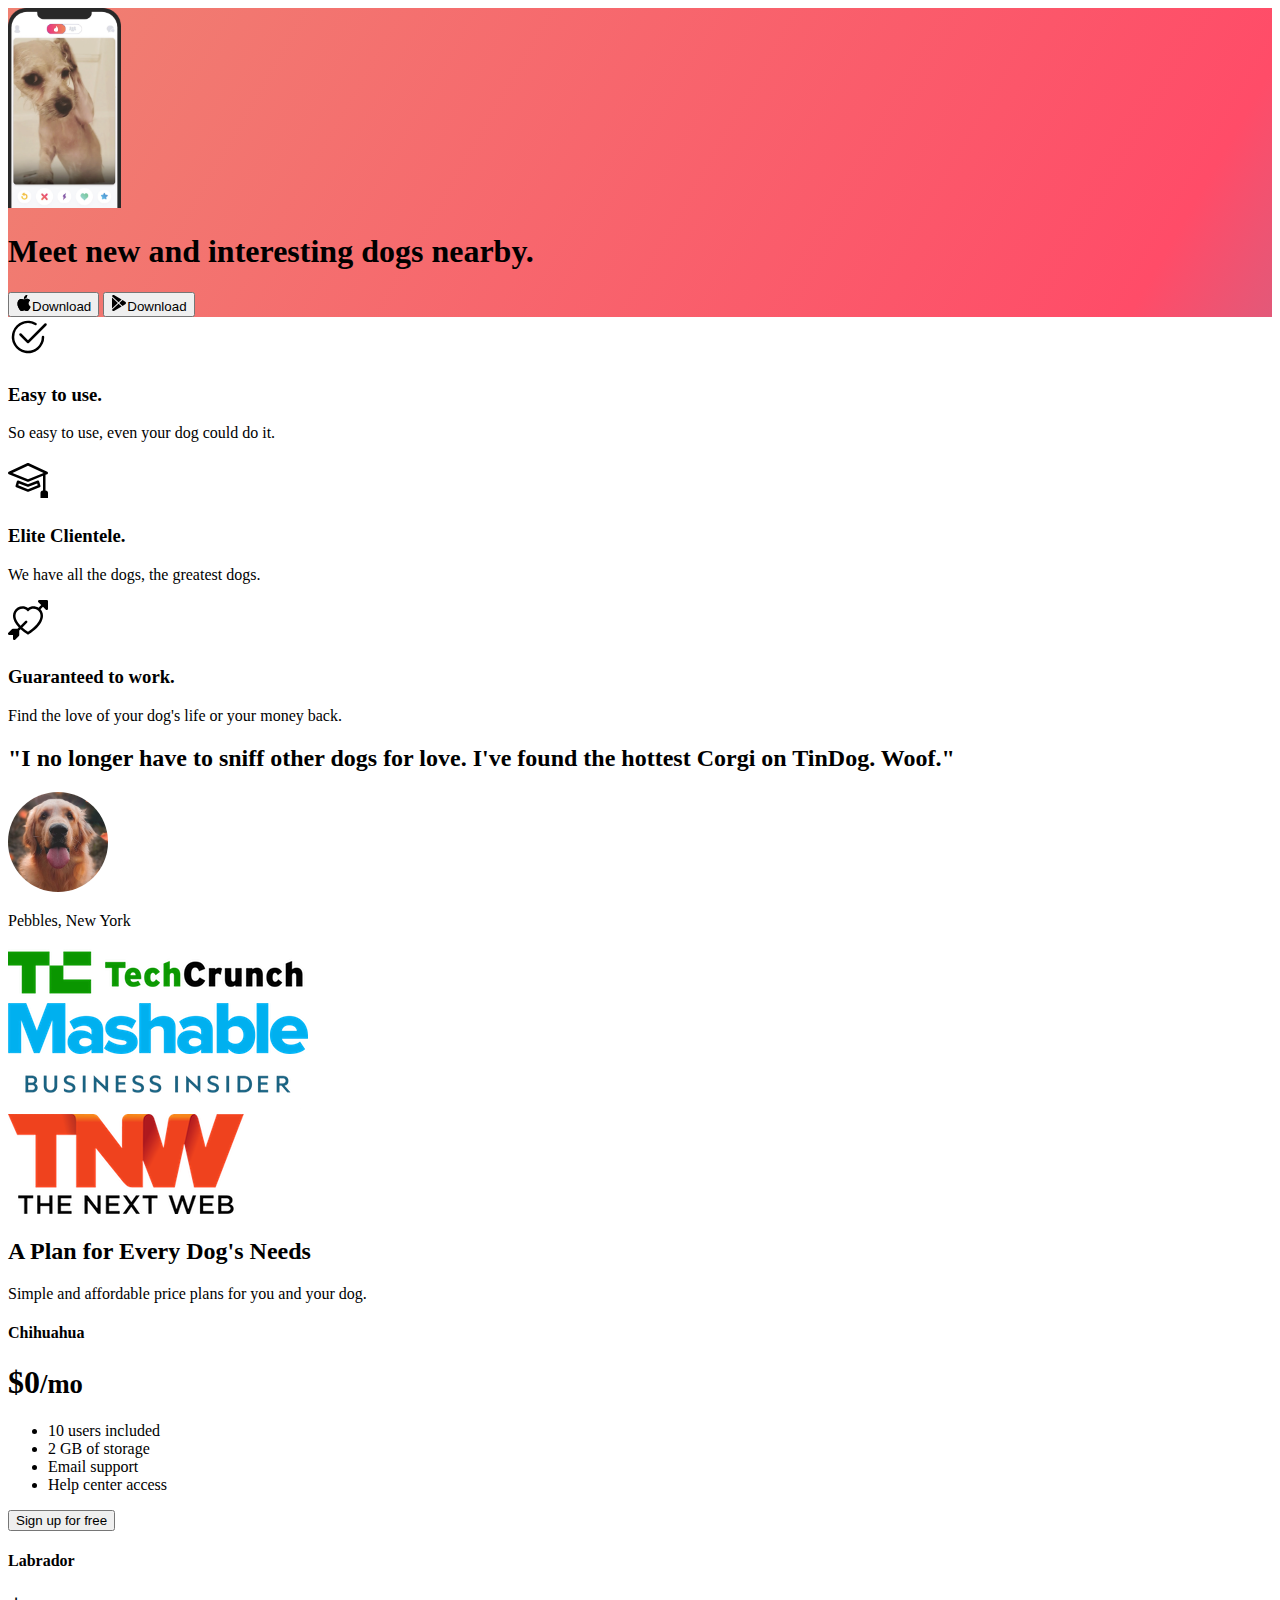
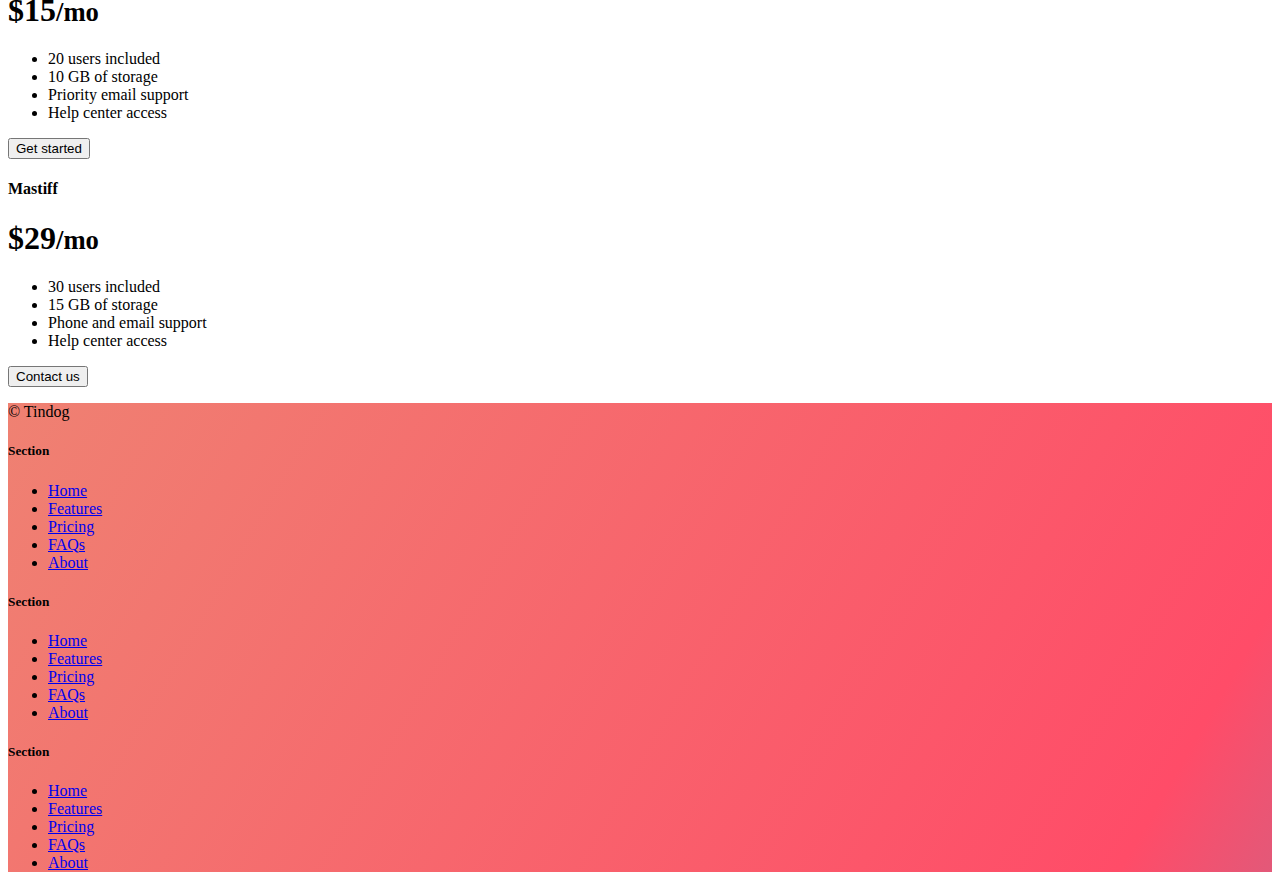
<file: index.html>
<!DOCTYPE html>
<html lang="en">

<head>
    <meta charset="UTF-8">
    <meta http-equiv="X-UA-Compatible" content="IE=edge">
    <meta name="viewport" content="width=device-width, initial-scale=1.0">
    <title>Tindog</title>
    <link href="https://cdn.jsdelivr.net/npm/bootstrap@5.3.0-alpha3/dist/css/bootstrap.min.css" rel="stylesheet"
        integrity="sha384-KK94CHFLLe+nY2dmCWGMq91rCGa5gtU4mk92HdvYe+M/SXH301p5ILy+dN9+nJOZ" crossorigin="anonymous">
    <link rel="stylesheet" href="./style.css">

</head>

<body>
    <!-- Title -->
    <section id="title" class="gradient-background">
        <div class="container col-xxl-8 px-4 pt-3">
            <div class="row flex-lg-row-reverse align-items-center g-5 pt-3">
                <div class="col-10 col-sm-8 col-lg-6">
                    <img src="./images/iphone.png" class="d-block mx-lg-auto img-fluid" alt="Bootstrap Themes"
                        height="200" loading="lazy">
                </div>
                <div class="col-lg-6">
                    <h1 class="display-5 fw-bold text-body-emphasis lh-1 mb-3">Meet new and interesting dogs nearby.
                    </h1>

                    <div class="d-grid gap-2 d-md-flex justify-content-md-start">
                        <button type="button" class="btn btn-light btn-lg px-4 me-md-2" fdprocessedid="fahg19"><svg
                                xmlns="http://www.w3.org/2000/svg" width="16" height="16" fill="currentColor"
                                class="bi bi-apple" viewBox="0 0 16 16">
                                <path
                                    d="M11.182.008C11.148-.03 9.923.023 8.857 1.18c-1.066 1.156-.902 2.482-.878 2.516.024.034 1.52.087 2.475-1.258.955-1.345.762-2.391.728-2.43Zm3.314 11.733c-.048-.096-2.325-1.234-2.113-3.422.212-2.189 1.675-2.789 1.698-2.854.023-.065-.597-.79-1.254-1.157a3.692 3.692 0 0 0-1.563-.434c-.108-.003-.483-.095-1.254.116-.508.139-1.653.589-1.968.607-.316.018-1.256-.522-2.267-.665-.647-.125-1.333.131-1.824.328-.49.196-1.422.754-2.074 2.237-.652 1.482-.311 3.83-.067 4.56.244.729.625 1.924 1.273 2.796.576.984 1.34 1.667 1.659 1.899.319.232 1.219.386 1.843.067.502-.308 1.408-.485 1.766-.472.357.013 1.061.154 1.782.539.571.197 1.111.115 1.652-.105.541-.221 1.324-1.059 2.238-2.758.347-.79.505-1.217.473-1.282Z" />
                                <path
                                    d="M11.182.008C11.148-.03 9.923.023 8.857 1.18c-1.066 1.156-.902 2.482-.878 2.516.024.034 1.52.087 2.475-1.258.955-1.345.762-2.391.728-2.43Zm3.314 11.733c-.048-.096-2.325-1.234-2.113-3.422.212-2.189 1.675-2.789 1.698-2.854.023-.065-.597-.79-1.254-1.157a3.692 3.692 0 0 0-1.563-.434c-.108-.003-.483-.095-1.254.116-.508.139-1.653.589-1.968.607-.316.018-1.256-.522-2.267-.665-.647-.125-1.333.131-1.824.328-.49.196-1.422.754-2.074 2.237-.652 1.482-.311 3.83-.067 4.56.244.729.625 1.924 1.273 2.796.576.984 1.34 1.667 1.659 1.899.319.232 1.219.386 1.843.067.502-.308 1.408-.485 1.766-.472.357.013 1.061.154 1.782.539.571.197 1.111.115 1.652-.105.541-.221 1.324-1.059 2.238-2.758.347-.79.505-1.217.473-1.282Z" />
                            </svg>Download</button>
                        <button type="button" class="btn btn-outline-light btn-lg px-4" fdprocessedid="9k3t4l"><svg
                                xmlns="http://www.w3.org/2000/svg" width="16" height="16" fill="currentColor"
                                class="bi bi-google-play" viewBox="0 0 16 16">
                                <path
                                    d="M14.222 9.374c1.037-.61 1.037-2.137 0-2.748L11.528 5.04 8.32 8l3.207 2.96 2.694-1.586Zm-3.595 2.116L7.583 8.68 1.03 14.73c.201 1.029 1.36 1.61 2.303 1.055l7.294-4.295ZM1 13.396V2.603L6.846 8 1 13.396ZM1.03 1.27l6.553 6.05 3.044-2.81L3.333.215C2.39-.341 1.231.24 1.03 1.27Z" />
                            </svg>Download</button>
                    </div>
                </div>
            </div>
        </div>
    </section>
    <!-- Features -->
    <section id="features">


        <div class="container mt-5">
            <div class="row g-4 py-5 row-cols-1 row-cols-lg-3">
                <div class="col d-flex align-items-start">
                    <div
                        class="icon-square text-body-emphasis bg-body-secondary d-inline-flex align-items-center justify-content-center fs-4 flex-shrink-0 me-3">
                        <svg xmlns="http://www.w3.org/2000/svg" height="40" fill="currentColor"
                            class="bi bi-check2-circle" viewBox="0 0 16 16">
                            <path
                                d="M2.5 8a5.5 5.5 0 0 1 8.25-4.764.5.5 0 0 0 .5-.866A6.5 6.5 0 1 0 14.5 8a.5.5 0 0 0-1 0 5.5 5.5 0 1 1-11 0z" />
                            <path
                                d="M15.354 3.354a.5.5 0 0 0-.708-.708L8 9.293 5.354 6.646a.5.5 0 1 0-.708.708l3 3a.5.5 0 0 0 .708 0l7-7z" />
                        </svg>
                    </div>
                    <div>
                        <h3 class="fs-2">Easy to use.</h3>
                        <p>So easy to use, even your dog could do it.</p>

                        </a>
                    </div>
                </div>
                <div class="col d-flex align-items-start">
                    <div
                        class="icon-square text-body-emphasis bg-body-secondary d-inline-flex align-items-center justify-content-center fs-4 flex-shrink-0 me-3">
                        <svg xmlns="http://www.w3.org/2000/svg" height="40" fill="currentColor"
                            class="bi bi-mortarboard" viewBox="0 0 16 16">
                            <path
                                d="M8.211 2.047a.5.5 0 0 0-.422 0l-7.5 3.5a.5.5 0 0 0 .025.917l7.5 3a.5.5 0 0 0 .372 0L14 7.14V13a1 1 0 0 0-1 1v2h3v-2a1 1 0 0 0-1-1V6.739l.686-.275a.5.5 0 0 0 .025-.917l-7.5-3.5ZM8 8.46 1.758 5.965 8 3.052l6.242 2.913L8 8.46Z" />
                            <path
                                d="M4.176 9.032a.5.5 0 0 0-.656.327l-.5 1.7a.5.5 0 0 0 .294.605l4.5 1.8a.5.5 0 0 0 .372 0l4.5-1.8a.5.5 0 0 0 .294-.605l-.5-1.7a.5.5 0 0 0-.656-.327L8 10.466 4.176 9.032Zm-.068 1.873.22-.748 3.496 1.311a.5.5 0 0 0 .352 0l3.496-1.311.22.748L8 12.46l-3.892-1.556Z" />
                        </svg>
                    </div>
                    <div>
                        <h3 class="fs-2">Elite Clientele.</h3>
                        <p>We have all the dogs, the greatest dogs.</p>

                    </div>
                </div>
                <div class="col d-flex align-items-start">
                    <div
                        class="icon-square text-body-emphasis bg-body-secondary d-inline-flex align-items-center justify-content-center fs-4 flex-shrink-0 me-3">
                        <svg xmlns="http://www.w3.org/2000/svg" height="40" fill="currentColor"
                            class="bi bi-arrow-through-heart" viewBox="0 0 16 16">
                            <path fill-rule="evenodd"
                                d="M2.854 15.854A.5.5 0 0 1 2 15.5V14H.5a.5.5 0 0 1-.354-.854l1.5-1.5A.5.5 0 0 1 2 11.5h1.793l.53-.53c-.771-.802-1.328-1.58-1.704-2.32-.798-1.575-.775-2.996-.213-4.092C3.426 2.565 6.18 1.809 8 3.233c1.25-.98 2.944-.928 4.212-.152L13.292 2 12.147.854A.5.5 0 0 1 12.5 0h3a.5.5 0 0 1 .5.5v3a.5.5 0 0 1-.854.354L14 2.707l-1.006 1.006c.236.248.44.531.6.845.562 1.096.585 2.517-.213 4.092-.793 1.563-2.395 3.288-5.105 5.08L8 13.912l-.276-.182a21.86 21.86 0 0 1-2.685-2.062l-.539.54V14a.5.5 0 0 1-.146.354l-1.5 1.5Zm2.893-4.894A20.419 20.419 0 0 0 8 12.71c2.456-1.666 3.827-3.207 4.489-4.512.679-1.34.607-2.42.215-3.185-.817-1.595-3.087-2.054-4.346-.761L8 4.62l-.358-.368c-1.259-1.293-3.53-.834-4.346.761-.392.766-.464 1.845.215 3.185.323.636.815 1.33 1.519 2.065l1.866-1.867a.5.5 0 1 1 .708.708L5.747 10.96Z" />
                        </svg>
                    </div>
                    <div>
                        <h3 class="fs-2">Guaranteed to work.</h3>
                        <p>Find the love of your dog's life or your money back.
                        </p>

                    </div>
                </div>
            </div>
        </div>

    </section>
    <!-- Testimonial -->
    <section id="testimonial">
        <div class="my-5">
            <div class="p-3 text-center bg-body-tertiary">
                <div class="container pt-3 pb-2">
                    <h2 class="text-body-emphasis">"I no longer have to sniff other dogs for love. I've found the
                        hottest Corgi on TinDog. Woof."</h2>
                    <img src="./images/dog-img.jpg" alt="" class="profile-img mt-5 mb-">
                    <p class="col-lg-8 mx-auto lead ">Pebbles, New York</p>
                </div>
                <div class="container">
                    <div class="row">
                        <div class="col-lg-3 col-sm-12" height="30"><img src="./images/techcrunch.png" alt=""></div>
                        <div class="col-lg-3 col-sm-12" height="30"><img src="./images/mashable.png" alt=""></div>
                        <div class="col-lg-3 col-sm-12" height="30"><img src="./images/bizinsider.png" alt=""></div>
                        <div class="col-lg-3 col-sm-12"height="30" ><img src="./images/tnw.png" alt=""></div>
                    </div>
              
            </div>
            

        </div>
    </section>
    <!-- Pricing -->
    <section id="pricing">
        <div class="pricing-header p-3 pb-md-4 mx-auto text-center mb-4">
            <h2 class="display-4 fw-normal">A Plan for Every Dog's Needs</h2>
            <p class="fs-5 text-body-secondary">Simple and affordable price plans for you and your dog.</p>
        </div>
        </header>

        <main>
            <div class="container">
            <div class="row row-cols-1 row-cols-md-3 mb-3 text-center">
                <div class="col">
                    <div class="card mb-4 rounded-3 shadow-sm">
                        <div class="card-header py-3">
                            <h4 class="my-0 fw-normal">Chihuahua</h4>
                        </div>
                        <div class="card-body">
                            <h1 class="card-title pricing-card-title">$0<small
                                    class="text-body-secondary fw-light">/mo</small></h1>
                            <ul class="list-unstyled mt-3 mb-4">
                                <li>10 users included</li>
                                <li>2 GB of storage</li>
                                <li>Email support</li>
                                <li>Help center access</li>
                            </ul>
                            <button type="button" class="w-100 btn btn-lg btn-outline-dark">Sign up for free</button>
                        </div>
                    </div>
                </div>
                <div class="col">
                    <div class="card mb-4 rounded-3 shadow-sm">
                        <div class="card-header py-3">
                            <h4 class="my-0 fw-normal">Labrador</h4>
                        </div>
                        <div class="card-body">
                            <h1 class="card-title pricing-card-title">$15<small
                                    class="text-body-secondary fw-light">/mo</small></h1>
                            <ul class="list-unstyled mt-3 mb-4">
                                <li>20 users included</li>
                                <li>10 GB of storage</li>
                                <li>Priority email support</li>
                                <li>Help center access</li>
                            </ul>
                            <button type="button" class="w-100 btn btn-lg btn-secondary btn-dark">Get started</button>
                        </div>
                    </div>
                </div>
                <div class="col">
                    <div class="card mb-4 rounded-3 shadow-sm border-primary border-dark" >
                        <div class="card-header py-3 text-bg-primary bg-dark border-primary border-dark " >
                            <h4 class="my-0 fw-normal" >Mastiff</h4>
                        </div>
                        <div class="card-body">
                            <h1 class="card-title pricing-card-title">$29<small
                                    class="text-body-secondary fw-light">/mo</small></h1>
                            <ul class="list-unstyled mt-3 mb-4">
                                <li>30 users included</li>
                                <li>15 GB of storage</li>
                                <li>Phone and email support</li>
                                <li>Help center access</li>
                            </ul>
                            <button type="button" class="w-100 btn btn-lg btn-primary btn-dark">Contact us</button>
                        </div>
                    </div>
                </div>
            </div>
         </div>

        </main>

    </section>
    <!-- Footer -->
    <section id="footer" class="gradient-background">
        
        <div class="container">
            <footer class="row row-cols-1 row-cols-sm-2 row-cols-md-5 py-5 mt-5 ">
              <div class="col mb-3">
                
                <p class="text-body-secondary">© Tindog</p>
              </div>
          
              <div class="col mb-3">
          
              </div>
          
              <div class="col mb-3">
                <h5>Section</h5>
                <ul class="nav flex-column">
                  <li class="nav-item mb-2"><a href="#" class="nav-link p-0 text-body-secondary">Home</a></li>
                  <li class="nav-item mb-2"><a href="#" class="nav-link p-0 text-body-secondary">Features</a></li>
                  <li class="nav-item mb-2"><a href="#" class="nav-link p-0 text-body-secondary">Pricing</a></li>
                  <li class="nav-item mb-2"><a href="#" class="nav-link p-0 text-body-secondary">FAQs</a></li>
                  <li class="nav-item mb-2"><a href="#" class="nav-link p-0 text-body-secondary">About</a></li>
                </ul>
              </div>
          
              <div class="col mb-3">
                <h5>Section</h5>
                <ul class="nav flex-column">
                  <li class="nav-item mb-2"><a href="#" class="nav-link p-0 text-body-secondary">Home</a></li>
                  <li class="nav-item mb-2"><a href="#" class="nav-link p-0 text-body-secondary">Features</a></li>
                  <li class="nav-item mb-2"><a href="#" class="nav-link p-0 text-body-secondary">Pricing</a></li>
                  <li class="nav-item mb-2"><a href="#" class="nav-link p-0 text-body-secondary">FAQs</a></li>
                  <li class="nav-item mb-2"><a href="#" class="nav-link p-0 text-body-secondary">About</a></li>
                </ul>
              </div>
          
              <div class="col mb-3">
                <h5>Section</h5>
                <ul class="nav flex-column">
                  <li class="nav-item mb-2"><a href="#" class="nav-link p-0 text-body-secondary">Home</a></li>
                  <li class="nav-item mb-2"><a href="#" class="nav-link p-0 text-body-secondary">Features</a></li>
                  <li class="nav-item mb-2"><a href="#" class="nav-link p-0 text-body-secondary">Pricing</a></li>
                  <li class="nav-item mb-2"><a href="#" class="nav-link p-0 text-body-secondary">FAQs</a></li>
                  <li class="nav-item mb-2"><a href="#" class="nav-link p-0 text-body-secondary">About</a></li>
                </ul>
              </div>
            </footer>
          </div>
    </section>
</body>

</html>
</file>
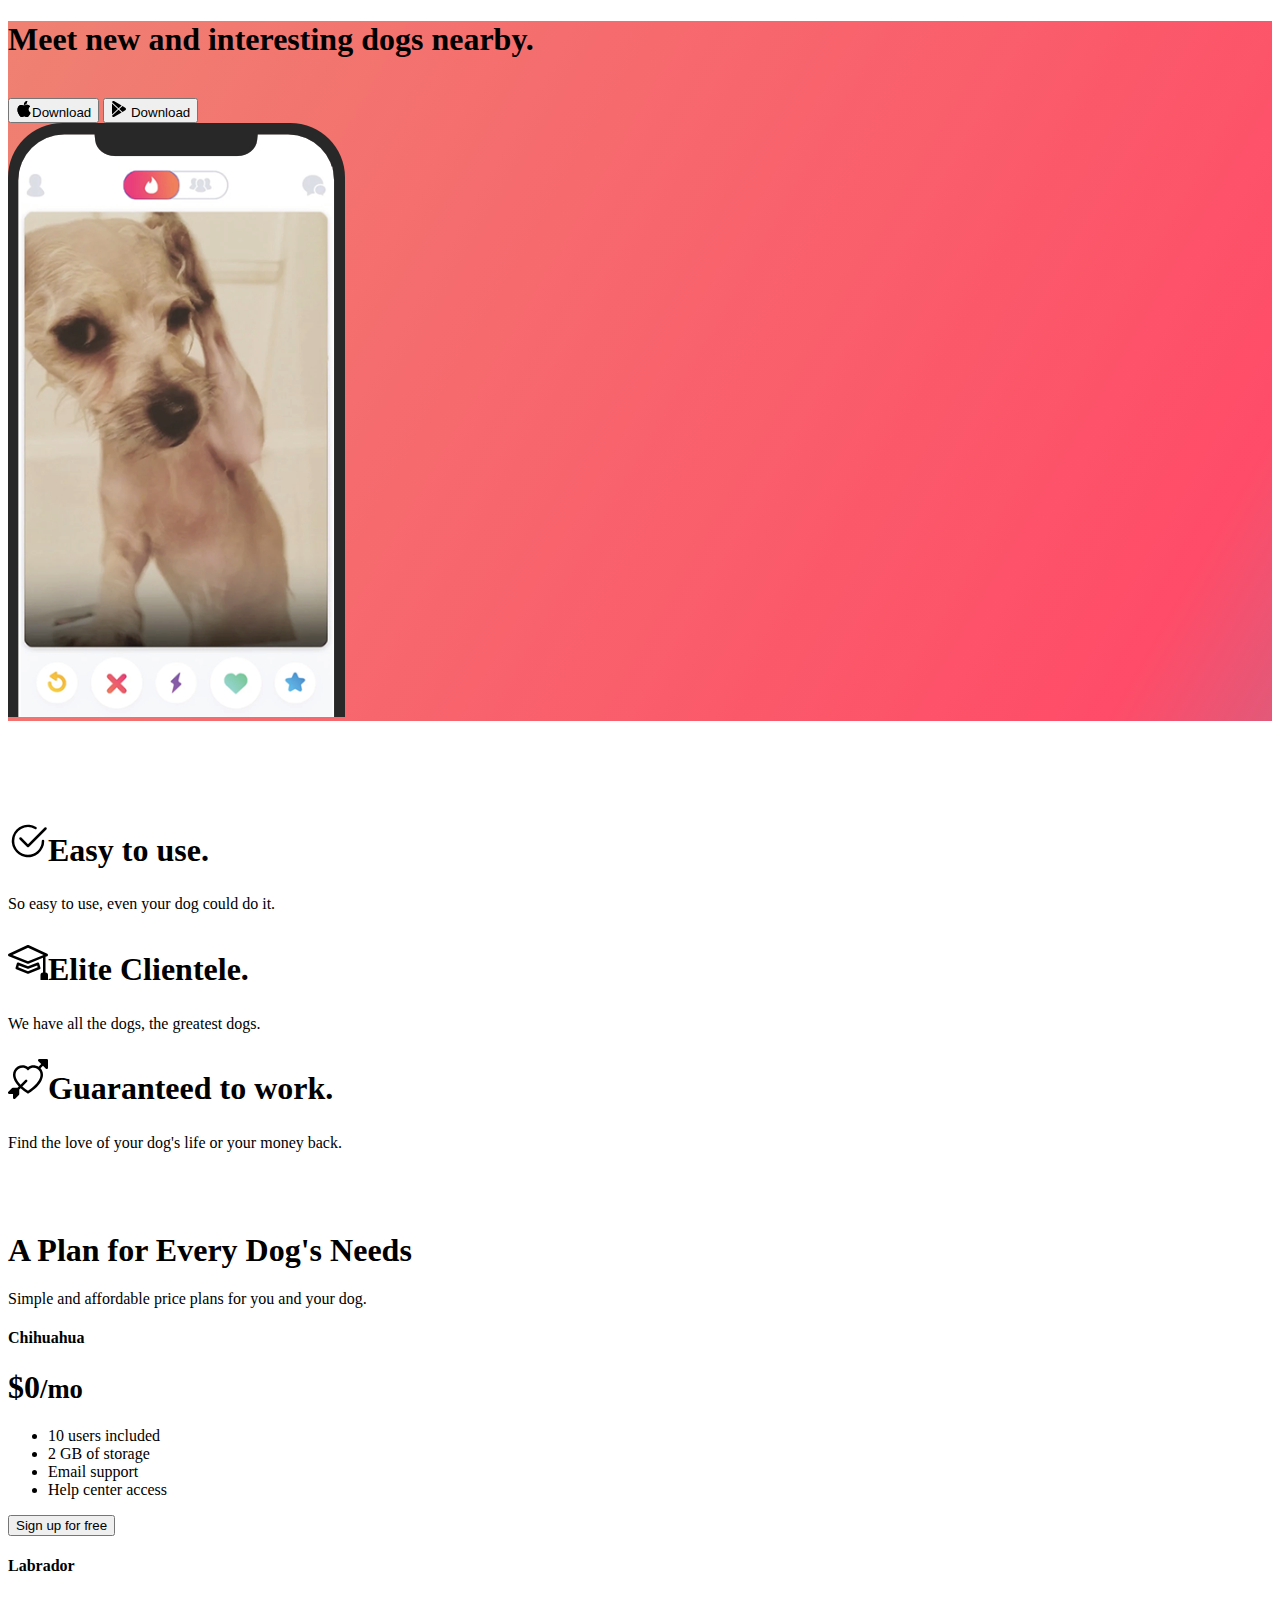
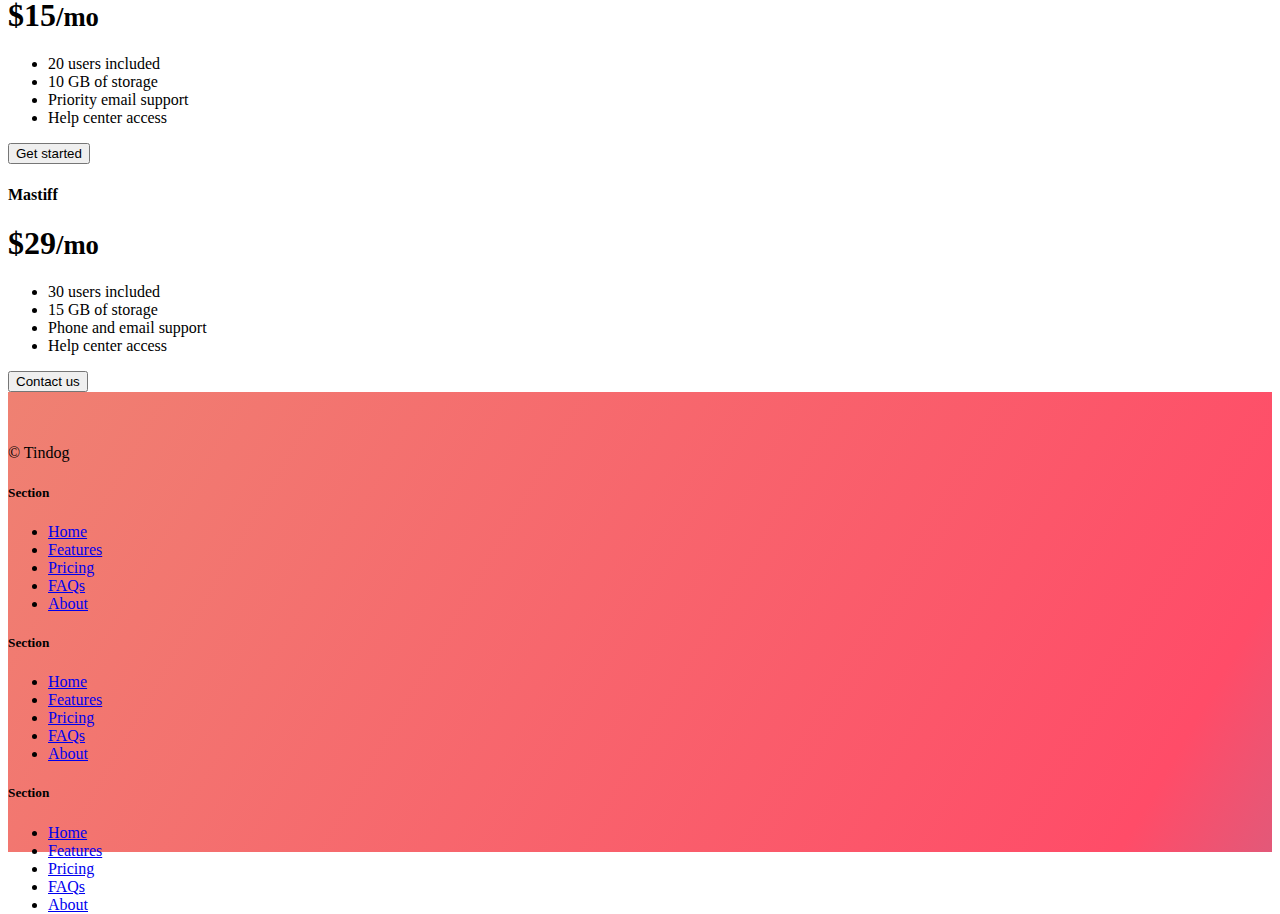
<file: index1.html>
<!DOCTYPE html>
<html lang="en">

<head>
    <meta charset="UTF-8">
    <meta http-equiv="X-UA-Compatible" content="IE=edge">
    <meta name="viewport" content="width=device-width, initial-scale=1.0">
    <title>Tindog</title>
    <link href="https://cdn.jsdelivr.net/npm/bootstrap@5.3.0-alpha3/dist/css/bootstrap.min.css" rel="stylesheet"
        integrity="sha384-KK94CHFLLe+nY2dmCWGMq91rCGa5gtU4mk92HdvYe+M/SXH301p5ILy+dN9+nJOZ" crossorigin="anonymous">
    <link rel="stylesheet" href="./style1.css">

</head>

<body>
    <!-- Title -->
    <section id="title" class="gradient-background">

        <div class="container">
            <div class="row">
                <div class="col">
                    <h1>Meet new and interesting dogs nearby.</h1>
                    <br>
                    <button type="button" class="btn btn-light "><svg xmlns="http://www.w3.org/2000/svg" width="16"
                            height="16" fill="currentColor" class="bi bi-apple" viewBox="0 0 16 16">
                            <path
                                d="M11.182.008C11.148-.03 9.923.023 8.857 1.18c-1.066 1.156-.902 2.482-.878 2.516.024.034 1.52.087 2.475-1.258.955-1.345.762-2.391.728-2.43Zm3.314 11.733c-.048-.096-2.325-1.234-2.113-3.422.212-2.189 1.675-2.789 1.698-2.854.023-.065-.597-.79-1.254-1.157a3.692 3.692 0 0 0-1.563-.434c-.108-.003-.483-.095-1.254.116-.508.139-1.653.589-1.968.607-.316.018-1.256-.522-2.267-.665-.647-.125-1.333.131-1.824.328-.49.196-1.422.754-2.074 2.237-.652 1.482-.311 3.83-.067 4.56.244.729.625 1.924 1.273 2.796.576.984 1.34 1.667 1.659 1.899.319.232 1.219.386 1.843.067.502-.308 1.408-.485 1.766-.472.357.013 1.061.154 1.782.539.571.197 1.111.115 1.652-.105.541-.221 1.324-1.059 2.238-2.758.347-.79.505-1.217.473-1.282Z" />
                            <path
                                d="M11.182.008C11.148-.03 9.923.023 8.857 1.18c-1.066 1.156-.902 2.482-.878 2.516.024.034 1.52.087 2.475-1.258.955-1.345.762-2.391.728-2.43Zm3.314 11.733c-.048-.096-2.325-1.234-2.113-3.422.212-2.189 1.675-2.789 1.698-2.854.023-.065-.597-.79-1.254-1.157a3.692 3.692 0 0 0-1.563-.434c-.108-.003-.483-.095-1.254.116-.508.139-1.653.589-1.968.607-.316.018-1.256-.522-2.267-.665-.647-.125-1.333.131-1.824.328-.49.196-1.422.754-2.074 2.237-.652 1.482-.311 3.83-.067 4.56.244.729.625 1.924 1.273 2.796.576.984 1.34 1.667 1.659 1.899.319.232 1.219.386 1.843.067.502-.308 1.408-.485 1.766-.472.357.013 1.061.154 1.782.539.571.197 1.111.115 1.652-.105.541-.221 1.324-1.059 2.238-2.758.347-.79.505-1.217.473-1.282Z" />
                        </svg>Download</button>
                    <button type="button" class="btn btn-outline-light"><svg xmlns="http://www.w3.org/2000/svg"
                            width="16" height="16" fill="currentColor" class="bi bi-google-play" viewBox="0 0 16 16">
                            <path
                                d="M14.222 9.374c1.037-.61 1.037-2.137 0-2.748L11.528 5.04 8.32 8l3.207 2.96 2.694-1.586Zm-3.595 2.116L7.583 8.68 1.03 14.73c.201 1.029 1.36 1.61 2.303 1.055l7.294-4.295ZM1 13.396V2.603L6.846 8 1 13.396ZM1.03 1.27l6.553 6.05 3.044-2.81L3.333.215C2.39-.341 1.231.24 1.03 1.27Z" />
                        </svg>
                        Download</button>
                </div>
                <div class="col">
                    <img src="./images/iphone.png" alt="">
                </div>
            </div>
        </div>
    </section>
    <!-- Features -->
    <section id="features">

        <div class="container">
            <div class="row">
                <div class="col">
                    <h2><svg xmlns="http://www.w3.org/2000/svg" height="40" fill="currentColor"
                            class="bi bi-check2-circle" viewBox="0 0 16 16">
                            <path
                                d="M2.5 8a5.5 5.5 0 0 1 8.25-4.764.5.5 0 0 0 .5-.866A6.5 6.5 0 1 0 14.5 8a.5.5 0 0 0-1 0 5.5 5.5 0 1 1-11 0z" />
                            <path
                                d="M15.354 3.354a.5.5 0 0 0-.708-.708L8 9.293 5.354 6.646a.5.5 0 1 0-.708.708l3 3a.5.5 0 0 0 .708 0l7-7z" />
                        </svg>Easy to use.</h2>
                    <p>So easy to use, even your dog could do it.</p>
                </div>
                <div class="col">
                    <h2><svg xmlns="http://www.w3.org/2000/svg" height="40" fill="currentColor"
                            class="bi bi-mortarboard" viewBox="0 0 16 16">
                            <path
                                d="M8.211 2.047a.5.5 0 0 0-.422 0l-7.5 3.5a.5.5 0 0 0 .025.917l7.5 3a.5.5 0 0 0 .372 0L14 7.14V13a1 1 0 0 0-1 1v2h3v-2a1 1 0 0 0-1-1V6.739l.686-.275a.5.5 0 0 0 .025-.917l-7.5-3.5ZM8 8.46 1.758 5.965 8 3.052l6.242 2.913L8 8.46Z" />
                            <path
                                d="M4.176 9.032a.5.5 0 0 0-.656.327l-.5 1.7a.5.5 0 0 0 .294.605l4.5 1.8a.5.5 0 0 0 .372 0l4.5-1.8a.5.5 0 0 0 .294-.605l-.5-1.7a.5.5 0 0 0-.656-.327L8 10.466 4.176 9.032Zm-.068 1.873.22-.748 3.496 1.311a.5.5 0 0 0 .352 0l3.496-1.311.22.748L8 12.46l-3.892-1.556Z" />
                        </svg>Elite Clientele.</h2>
                    <p>We have all the dogs, the greatest dogs.</p>
                </div>
                <div class="col">
                    <h2><svg xmlns="http://www.w3.org/2000/svg" height="40" fill="currentColor"
                            class="bi bi-arrow-through-heart" viewBox="0 0 16 16">
                            <path fill-rule="evenodd"
                                d="M2.854 15.854A.5.5 0 0 1 2 15.5V14H.5a.5.5 0 0 1-.354-.854l1.5-1.5A.5.5 0 0 1 2 11.5h1.793l.53-.53c-.771-.802-1.328-1.58-1.704-2.32-.798-1.575-.775-2.996-.213-4.092C3.426 2.565 6.18 1.809 8 3.233c1.25-.98 2.944-.928 4.212-.152L13.292 2 12.147.854A.5.5 0 0 1 12.5 0h3a.5.5 0 0 1 .5.5v3a.5.5 0 0 1-.854.354L14 2.707l-1.006 1.006c.236.248.44.531.6.845.562 1.096.585 2.517-.213 4.092-.793 1.563-2.395 3.288-5.105 5.08L8 13.912l-.276-.182a21.86 21.86 0 0 1-2.685-2.062l-.539.54V14a.5.5 0 0 1-.146.354l-1.5 1.5Zm2.893-4.894A20.419 20.419 0 0 0 8 12.71c2.456-1.666 3.827-3.207 4.489-4.512.679-1.34.607-2.42.215-3.185-.817-1.595-3.087-2.054-4.346-.761L8 4.62l-.358-.368c-1.259-1.293-3.53-.834-4.346.761-.392.766-.464 1.845.215 3.185.323.636.815 1.33 1.519 2.065l1.866-1.867a.5.5 0 1 1 .708.708L5.747 10.96Z" />
                        </svg>Guaranteed to work.</h2>
                    <p>Find the love of your dog's life or your money back.</p>
                </div>
            </div>

        </div>
    </section>
    <!-- Testimonial -->
    <section id="testimonial">

    </section>

    <!-- Pricing -->
    <section id="pricing">

        <div class="pricing-header p-3 pb-md-4 mx-auto text-center">
            <h1 class="display-4 fw-normal">A Plan for Every Dog's Needs</h1>
            <p class="fs-5 text-body-secondary">Simple and affordable price plans for you and your dog.</p>
        </div>
        </header>

        <main>
            <div class="container">
            <div class="row row-cols-1 row-cols-md-3 mb-3 text-center">
                <div class="col">
                    <div class="card mb-4 rounded-3 shadow-sm">
                        <div class="card-header py-3">
                            <h4 class="my-0 fw-normal">Chihuahua</h4>
                        </div>
                        <div class="card-body">
                            <h1 class="card-title pricing-card-title">$0<small
                                    class="text-body-secondary fw-light">/mo</small></h1>
                            <ul class="list-unstyled mt-3 mb-4">
                                <li>10 users included</li>
                                <li>2 GB of storage</li>
                                <li>Email support</li>
                                <li>Help center access</li>
                            </ul>
                            <button type="button" class="w-100 btn btn-lg btn-outline-dark">Sign up for free</button>
                        </div>
                    </div>
                </div>
                <div class="col">
                    <div class="card mb-4 rounded-3 shadow-sm">
                        <div class="card-header py-3">
                            <h4 class="my-0 fw-normal">Labrador</h4>
                        </div>
                        <div class="card-body">
                            <h1 class="card-title pricing-card-title">$15<small
                                    class="text-body-secondary fw-light">/mo</small></h1>
                            <ul class="list-unstyled mt-3 mb-4">
                                <li>20 users included</li>
                                <li>10 GB of storage</li>
                                <li>Priority email support</li>
                                <li>Help center access</li>
                            </ul>
                            <button type="button" class="w-100 btn btn-lg btn-secondary btn-dark">Get started</button>
                        </div>
                    </div>
                </div>
                <div class="col">
                    <div class="card mb-4 rounded-3 shadow-sm border-primary border-dark" >
                        <div class="card-header py-3 text-bg-primary bg-dark border-primary border-dark " >
                            <h4 class="my-0 fw-normal" >Mastiff</h4>
                        </div>
                        <div class="card-body">
                            <h1 class="card-title pricing-card-title">$29<small
                                    class="text-body-secondary fw-light">/mo</small></h1>
                            <ul class="list-unstyled mt-3 mb-4">
                                <li>30 users included</li>
                                <li>15 GB of storage</li>
                                <li>Phone and email support</li>
                                <li>Help center access</li>
                            </ul>
                            <button type="button" class="w-100 btn btn-lg btn-primary btn-dark">Contact us</button>
                        </div>
                    </div>
                </div>
            </div>
         </div>

        </main>


    </section>
    <!-- Footer -->
    <section id="footer" class="gradient-background">

        <footer class="row row-cols-1 row-cols-sm-2 row-cols-md-5 py-5 my-5 border-top">
            <div class="col mb-3">
              <a href="/" class="d-flex align-items-center mb-3 link-body-emphasis text-decoration-none">
                <svg class="bi me-2" width="40" height="32"><use xlink:href="#bootstrap"></use></svg>
              </a>
              <p class="text-body-secondary">© Tindog</p>
            </div>
        
            <div class="col mb-3">
        
            </div>
        
            <div class="col mb-3">
              <h5>Section</h5>
              <ul class="nav flex-column">
                <li class="nav-item mb-2"><a href="#" class="nav-link p-0 text-body-secondary">Home</a></li>
                <li class="nav-item mb-2"><a href="#" class="nav-link p-0 text-body-secondary">Features</a></li>
                <li class="nav-item mb-2"><a href="#" class="nav-link p-0 text-body-secondary">Pricing</a></li>
                <li class="nav-item mb-2"><a href="#" class="nav-link p-0 text-body-secondary">FAQs</a></li>
                <li class="nav-item mb-2"><a href="#" class="nav-link p-0 text-body-secondary">About</a></li>
              </ul>
            </div>
        
            <div class="col mb-3">
              <h5>Section</h5>
              <ul class="nav flex-column">
                <li class="nav-item mb-2"><a href="#" class="nav-link p-0 text-body-secondary">Home</a></li>
                <li class="nav-item mb-2"><a href="#" class="nav-link p-0 text-body-secondary">Features</a></li>
                <li class="nav-item mb-2"><a href="#" class="nav-link p-0 text-body-secondary">Pricing</a></li>
                <li class="nav-item mb-2"><a href="#" class="nav-link p-0 text-body-secondary">FAQs</a></li>
                <li class="nav-item mb-2"><a href="#" class="nav-link p-0 text-body-secondary">About</a></li>
              </ul>
            </div>
        
            <div class="col mb-3">
              <h5>Section</h5>
              <ul class="nav flex-column">
                <li class="nav-item mb-2"><a href="#" class="nav-link p-0 text-body-secondary">Home</a></li>
                <li class="nav-item mb-2"><a href="#" class="nav-link p-0 text-body-secondary">Features</a></li>
                <li class="nav-item mb-2"><a href="#" class="nav-link p-0 text-body-secondary">Pricing</a></li>
                <li class="nav-item mb-2"><a href="#" class="nav-link p-0 text-body-secondary">FAQs</a></li>
                <li class="nav-item mb-2"><a href="#" class="nav-link p-0 text-body-secondary">About</a></li>
              </ul>
            </div>
          </footer>

    </section>
</body>

</html>
</file>
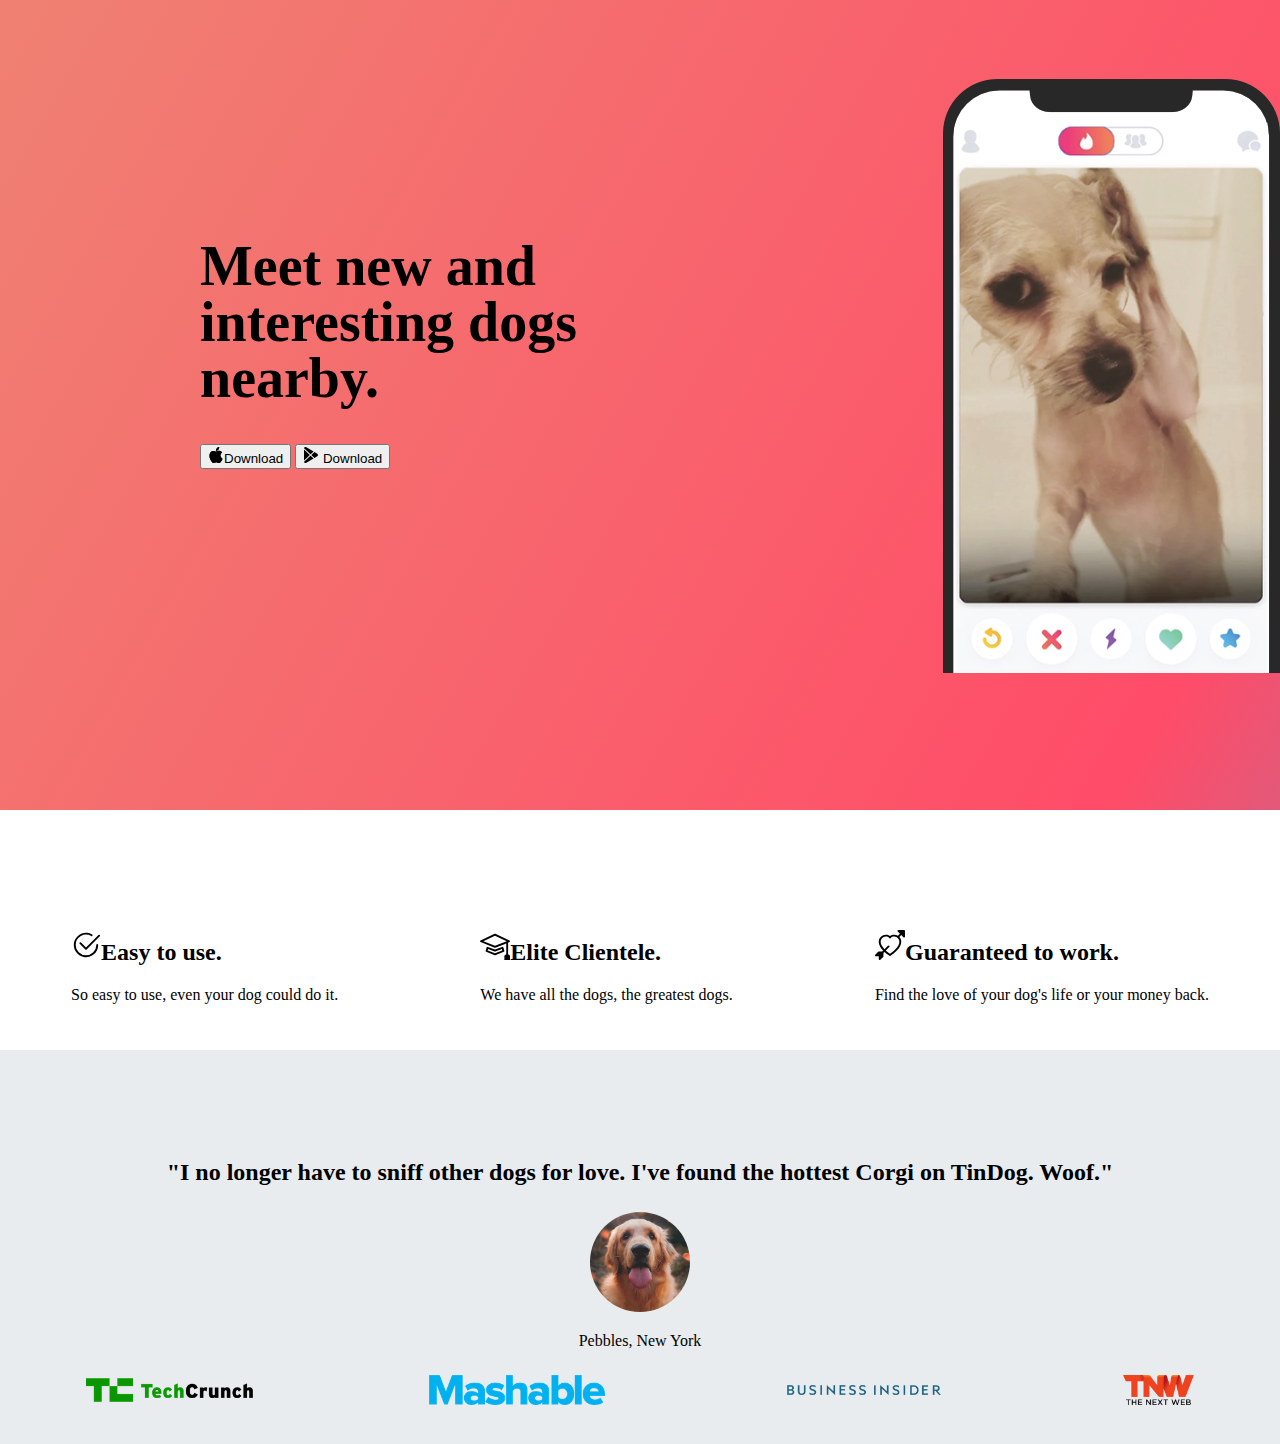
<file: index2.html>
<!DOCTYPE html>
<html lang="en">

<head>
  <meta charset="UTF-8">
  <meta name="viewport" content="width=device-width, initial-scale=1.0">
  <title>TinDog</title>
  <link href="https://cdn.jsdelivr.net/npm/bootstrap@5.3.0-alpha3/dist/css/bootstrap.min.css" rel="stylesheet"
    integrity="sha384-KK94CHFLLe+nY2dmCWGMq91rCGa5gtU4mk92HdvYe+M/SXH301p5ILy+dN9+nJOZ" crossorigin="anonymous">
  <link rel="stylesheet" href="./styles.css">
</head>


<body>

  <!-- Title -->
  <section id="title" class="gradient-background">
    <div class="content">
      <h1>Meet new and interesting dogs nearby.</h1>
      <br>
      <button type="button" class="btn btn-light "><svg xmlns="http://www.w3.org/2000/svg" width="16" height="16"
          fill="currentColor" class="bi bi-apple" viewBox="0 0 16 16">
          <path
            d="M11.182.008C11.148-.03 9.923.023 8.857 1.18c-1.066 1.156-.902 2.482-.878 2.516.024.034 1.52.087 2.475-1.258.955-1.345.762-2.391.728-2.43Zm3.314 11.733c-.048-.096-2.325-1.234-2.113-3.422.212-2.189 1.675-2.789 1.698-2.854.023-.065-.597-.79-1.254-1.157a3.692 3.692 0 0 0-1.563-.434c-.108-.003-.483-.095-1.254.116-.508.139-1.653.589-1.968.607-.316.018-1.256-.522-2.267-.665-.647-.125-1.333.131-1.824.328-.49.196-1.422.754-2.074 2.237-.652 1.482-.311 3.83-.067 4.56.244.729.625 1.924 1.273 2.796.576.984 1.34 1.667 1.659 1.899.319.232 1.219.386 1.843.067.502-.308 1.408-.485 1.766-.472.357.013 1.061.154 1.782.539.571.197 1.111.115 1.652-.105.541-.221 1.324-1.059 2.238-2.758.347-.79.505-1.217.473-1.282Z" />
          <path
            d="M11.182.008C11.148-.03 9.923.023 8.857 1.18c-1.066 1.156-.902 2.482-.878 2.516.024.034 1.52.087 2.475-1.258.955-1.345.762-2.391.728-2.43Zm3.314 11.733c-.048-.096-2.325-1.234-2.113-3.422.212-2.189 1.675-2.789 1.698-2.854.023-.065-.597-.79-1.254-1.157a3.692 3.692 0 0 0-1.563-.434c-.108-.003-.483-.095-1.254.116-.508.139-1.653.589-1.968.607-.316.018-1.256-.522-2.267-.665-.647-.125-1.333.131-1.824.328-.49.196-1.422.754-2.074 2.237-.652 1.482-.311 3.83-.067 4.56.244.729.625 1.924 1.273 2.796.576.984 1.34 1.667 1.659 1.899.319.232 1.219.386 1.843.067.502-.308 1.408-.485 1.766-.472.357.013 1.061.154 1.782.539.571.197 1.111.115 1.652-.105.541-.221 1.324-1.059 2.238-2.758.347-.79.505-1.217.473-1.282Z" />
        </svg>Download</button>
      <button type="button" class="btn btn-outline-light"><svg xmlns="http://www.w3.org/2000/svg" width="16" height="16"
          fill="currentColor" class="bi bi-google-play" viewBox="0 0 16 16">
          <path
            d="M14.222 9.374c1.037-.61 1.037-2.137 0-2.748L11.528 5.04 8.32 8l3.207 2.96 2.694-1.586Zm-3.595 2.116L7.583 8.68 1.03 14.73c.201 1.029 1.36 1.61 2.303 1.055l7.294-4.295ZM1 13.396V2.603L6.846 8 1 13.396ZM1.03 1.27l6.553 6.05 3.044-2.81L3.333.215C2.39-.341 1.231.24 1.03 1.27Z" />
        </svg>
        Download</button>
    </div>

    <div class="image">
      <img src="./images/iphone.png" alt="" class="iphone">

    </div>
  </section>
  <!-- Features -->
  <section id="features">
    <div>
      <h2><svg xmlns="http://www.w3.org/2000/svg" height="30" fill="currentColor" class="bi bi-check2-circle"
          viewBox="0 0 16 16">
          <path
            d="M2.5 8a5.5 5.5 0 0 1 8.25-4.764.5.5 0 0 0 .5-.866A6.5 6.5 0 1 0 14.5 8a.5.5 0 0 0-1 0 5.5 5.5 0 1 1-11 0z" />
          <path
            d="M15.354 3.354a.5.5 0 0 0-.708-.708L8 9.293 5.354 6.646a.5.5 0 1 0-.708.708l3 3a.5.5 0 0 0 .708 0l7-7z" />
        </svg>Easy to use.</h2>
      <p>So easy to use, even your dog could do it.</p>
    </div>
    <div>
      <h2><svg xmlns="http://www.w3.org/2000/svg" height="30" fill="currentColor" class="bi bi-mortarboard"
          viewBox="0 0 16 16">
          <path
            d="M8.211 2.047a.5.5 0 0 0-.422 0l-7.5 3.5a.5.5 0 0 0 .025.917l7.5 3a.5.5 0 0 0 .372 0L14 7.14V13a1 1 0 0 0-1 1v2h3v-2a1 1 0 0 0-1-1V6.739l.686-.275a.5.5 0 0 0 .025-.917l-7.5-3.5ZM8 8.46 1.758 5.965 8 3.052l6.242 2.913L8 8.46Z" />
          <path
            d="M4.176 9.032a.5.5 0 0 0-.656.327l-.5 1.7a.5.5 0 0 0 .294.605l4.5 1.8a.5.5 0 0 0 .372 0l4.5-1.8a.5.5 0 0 0 .294-.605l-.5-1.7a.5.5 0 0 0-.656-.327L8 10.466 4.176 9.032Zm-.068 1.873.22-.748 3.496 1.311a.5.5 0 0 0 .352 0l3.496-1.311.22.748L8 12.46l-3.892-1.556Z" />
        </svg>Elite Clientele.</h2>
      <p>We have all the dogs, the greatest dogs.</p>
    </div>
    <div>
      <h2><svg xmlns="http://www.w3.org/2000/svg" height="30" fill="currentColor" class="bi bi-arrow-through-heart"
          viewBox="0 0 16 16">
          <path fill-rule="evenodd"
            d="M2.854 15.854A.5.5 0 0 1 2 15.5V14H.5a.5.5 0 0 1-.354-.854l1.5-1.5A.5.5 0 0 1 2 11.5h1.793l.53-.53c-.771-.802-1.328-1.58-1.704-2.32-.798-1.575-.775-2.996-.213-4.092C3.426 2.565 6.18 1.809 8 3.233c1.25-.98 2.944-.928 4.212-.152L13.292 2 12.147.854A.5.5 0 0 1 12.5 0h3a.5.5 0 0 1 .5.5v3a.5.5 0 0 1-.854.354L14 2.707l-1.006 1.006c.236.248.44.531.6.845.562 1.096.585 2.517-.213 4.092-.793 1.563-2.395 3.288-5.105 5.08L8 13.912l-.276-.182a21.86 21.86 0 0 1-2.685-2.062l-.539.54V14a.5.5 0 0 1-.146.354l-1.5 1.5Zm2.893-4.894A20.419 20.419 0 0 0 8 12.71c2.456-1.666 3.827-3.207 4.489-4.512.679-1.34.607-2.42.215-3.185-.817-1.595-3.087-2.054-4.346-.761L8 4.62l-.358-.368c-1.259-1.293-3.53-.834-4.346.761-.392.766-.464 1.845.215 3.185.323.636.815 1.33 1.519 2.065l1.866-1.867a.5.5 0 1 1 .708.708L5.747 10.96Z" />
        </svg>Guaranteed to work.</h2>
      <p>Find the love of your dog's life or your money back.</p>

    </div>
  </section>
  <!-- Testimonial -->
  <section id="testimonial" style="background-color: #e9ecef;  padding-top:7%;padding-bottom:3%;">
    <div class="text" style="text-align:center;margin-bottom:2%;">
      <h2>"I no longer have to sniff other dogs for love. I've found the hottest Corgi on TinDog. Woof."</h2>
    </div>
    <div class="image1" style="margin-bottom:2%;">
      <img src="./images/dog-img.jpg" alt="" width="100px" style="border-radius:50%;">
      <p>Pebbles, New York</p>

    </div>
    <div class="ads">
      <img src="./images/techcrunch.png" alt="" height="30px">
      <img src="./images/mashable.png" alt="" height="30px">
      <img src="./images/bizinsider.png" alt="" height="30px">
      <img src="./images/tnw.png" alt="" height="30px">

    </div>
  </section>
  <!-- Pricing -->
  <section id="pricing">

  </section>
  <!-- Footer -->
  <section id="footer">


  </section>
</body>

</html>
</file>
<file: style.css>
.gradient-background {
    background: linear-gradient(300deg, #00bfff, #ff4c68, #ef8172);
    background-size: 180% 180%;
    animation: gradient-animation 18s ease infinite;
  }
  
  @keyframes gradient-animation {
    0% {
      background-position: 0% 50%;
    }
    50% {
      background-position: 100% 50%;
    }
    100% {
      background-position: 0% 50%;
    }
  }
  
  .icon-square {
    width: 3rem;
    height: 3rem;
    border-radius: 0.75rem;
  }
  .profile-img{
    border-radius:50%;
    height:100px;
  }
</file>
<file: style1.css>
.gradient-background {
    background: linear-gradient(300deg, #00bfff, #ff4c68, #ef8172);
    background-size: 180% 180%;
    animation: gradient-animation 18s ease infinite;
  }
  
  @keyframes gradient-animation {
    0% {
      background-position: 0% 50%;
    }
    50% {
      background-position: 100% 50%;
    }
    100% {
      background-position: 0% 50%;
    }
  }
  
  .icon-square {
    width: 3rem;
    height: 3rem;
    border-radius: 0.75rem;
  }
  #features
  {
    margin-top:100px;
    margin-bottom: 80px;
  }
  h2{
    font-size:2rem;
    font-weight:600;
  }
  #footer
  {
    margin-bottom:0px;
    padding-bottom:10px;
   height:50vh;
   
  }
</file>
<file: styles.css>
.gradient-background {
    background: linear-gradient(300deg, #00bfff, #ff4c68, #ef8172);
    background-size: 180% 180%;
    animation: gradient-animation 18s ease infinite;
  }
  
  @keyframes gradient-animation {
    0% {
      background-position: 0% 50%;
    }
    50% {
      background-position: 100% 50%;
    }
    100% {
      background-position: 0% 50%;
    }
  }
  
  .icon-square {
    width: 3rem;
    height: 3rem;
    border-radius: 0.75rem;
  }
  body{
    margin: 0;
    padding: 0;
  }
  .profile-img {
    height: 100px;
    border-radius: 50%;
  }
  #title
  {
    display:flex;
    width:100%;
    height:90vh;
    
  
  }
  .content{
    width:60%;
    
    padding:200px;
  }
  h1{
    font-weight:700;
    line-height: 1;
    
    font-size: 3.5rem;
    margin-bottom:20px;
  }
  .iphone{
    padding-top:8.8vh;
    padding-bottom: 0%;
   
  }
  #features
  { margin-top:100px;
    margin-bottom: 30px;
    display:flex;
    justify-content: space-around;
    text-align: justify;
  }
  .testimonial
  {
    padding-bottom: 30px;
  }
  .ads
  {
    display:flex;
    justify-content: space-around;
    
  }
  .image1
  {
     text-align: center;
  }
</file>
